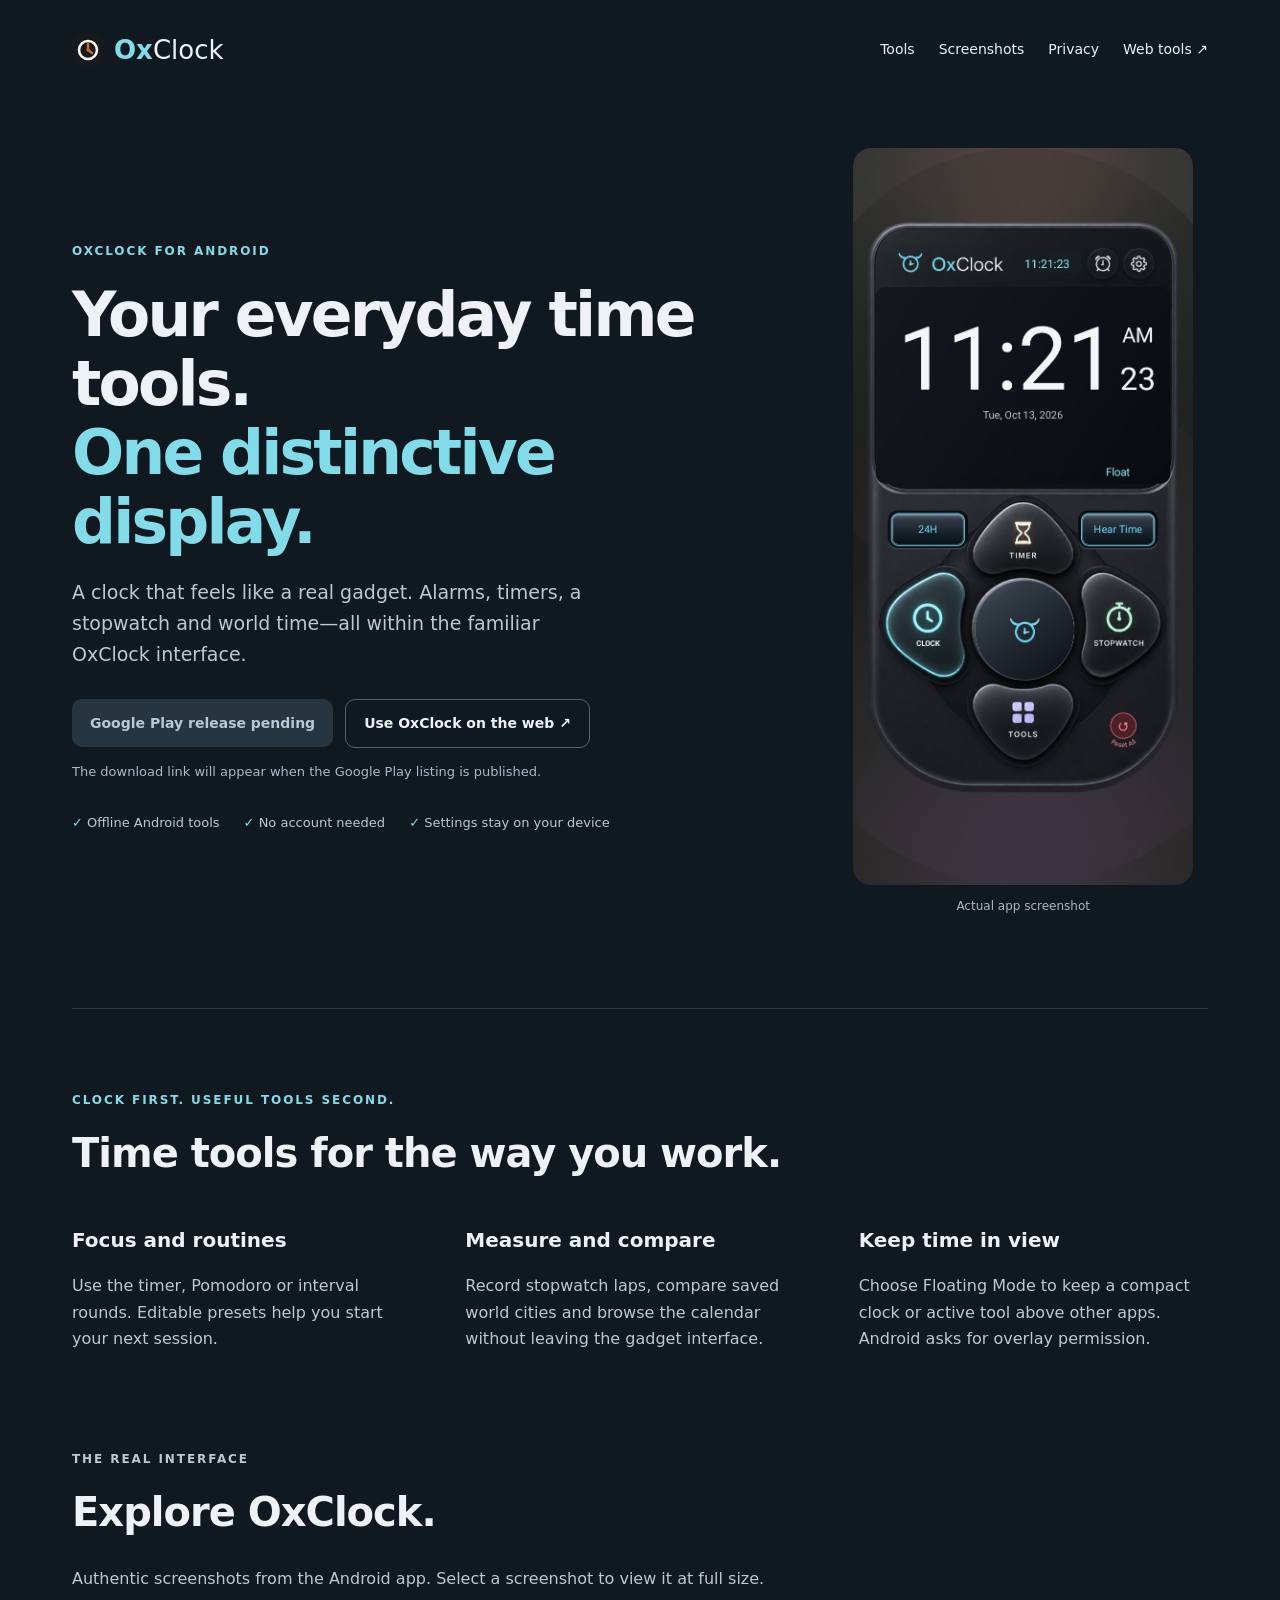
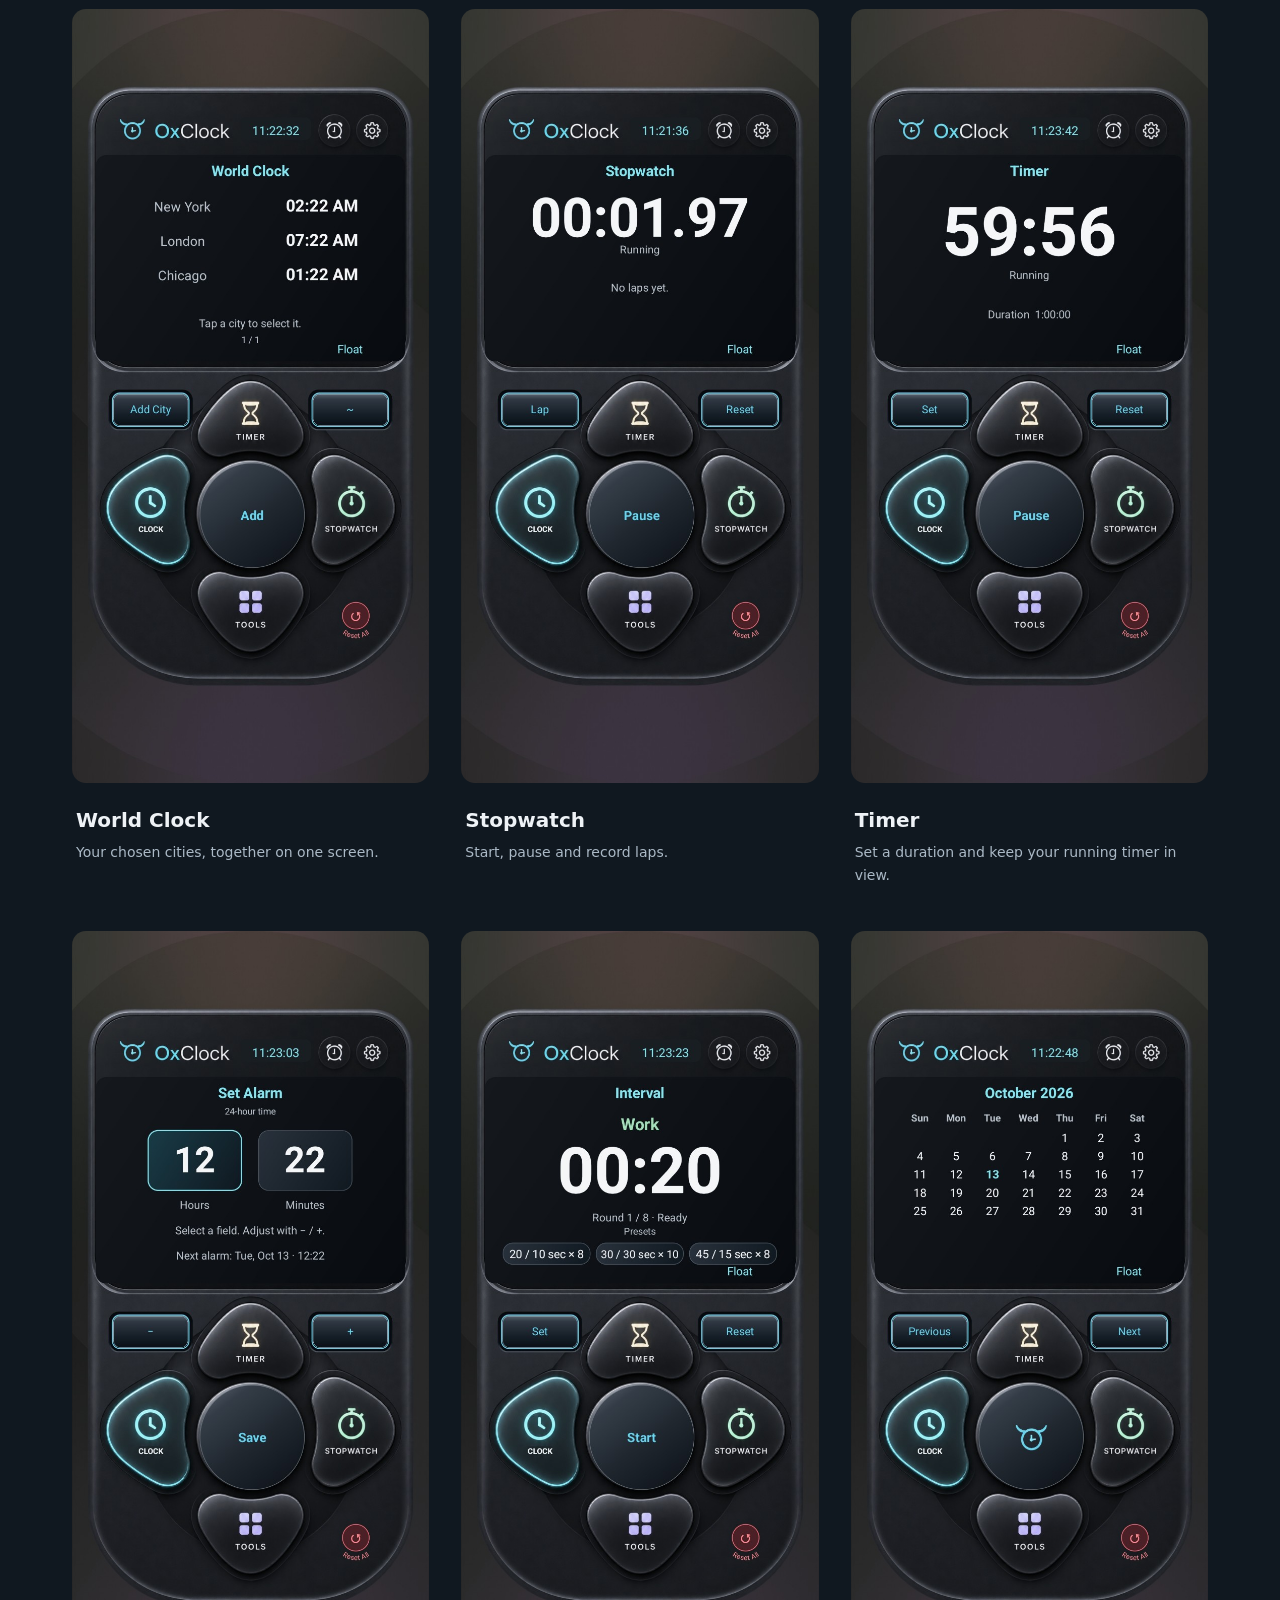
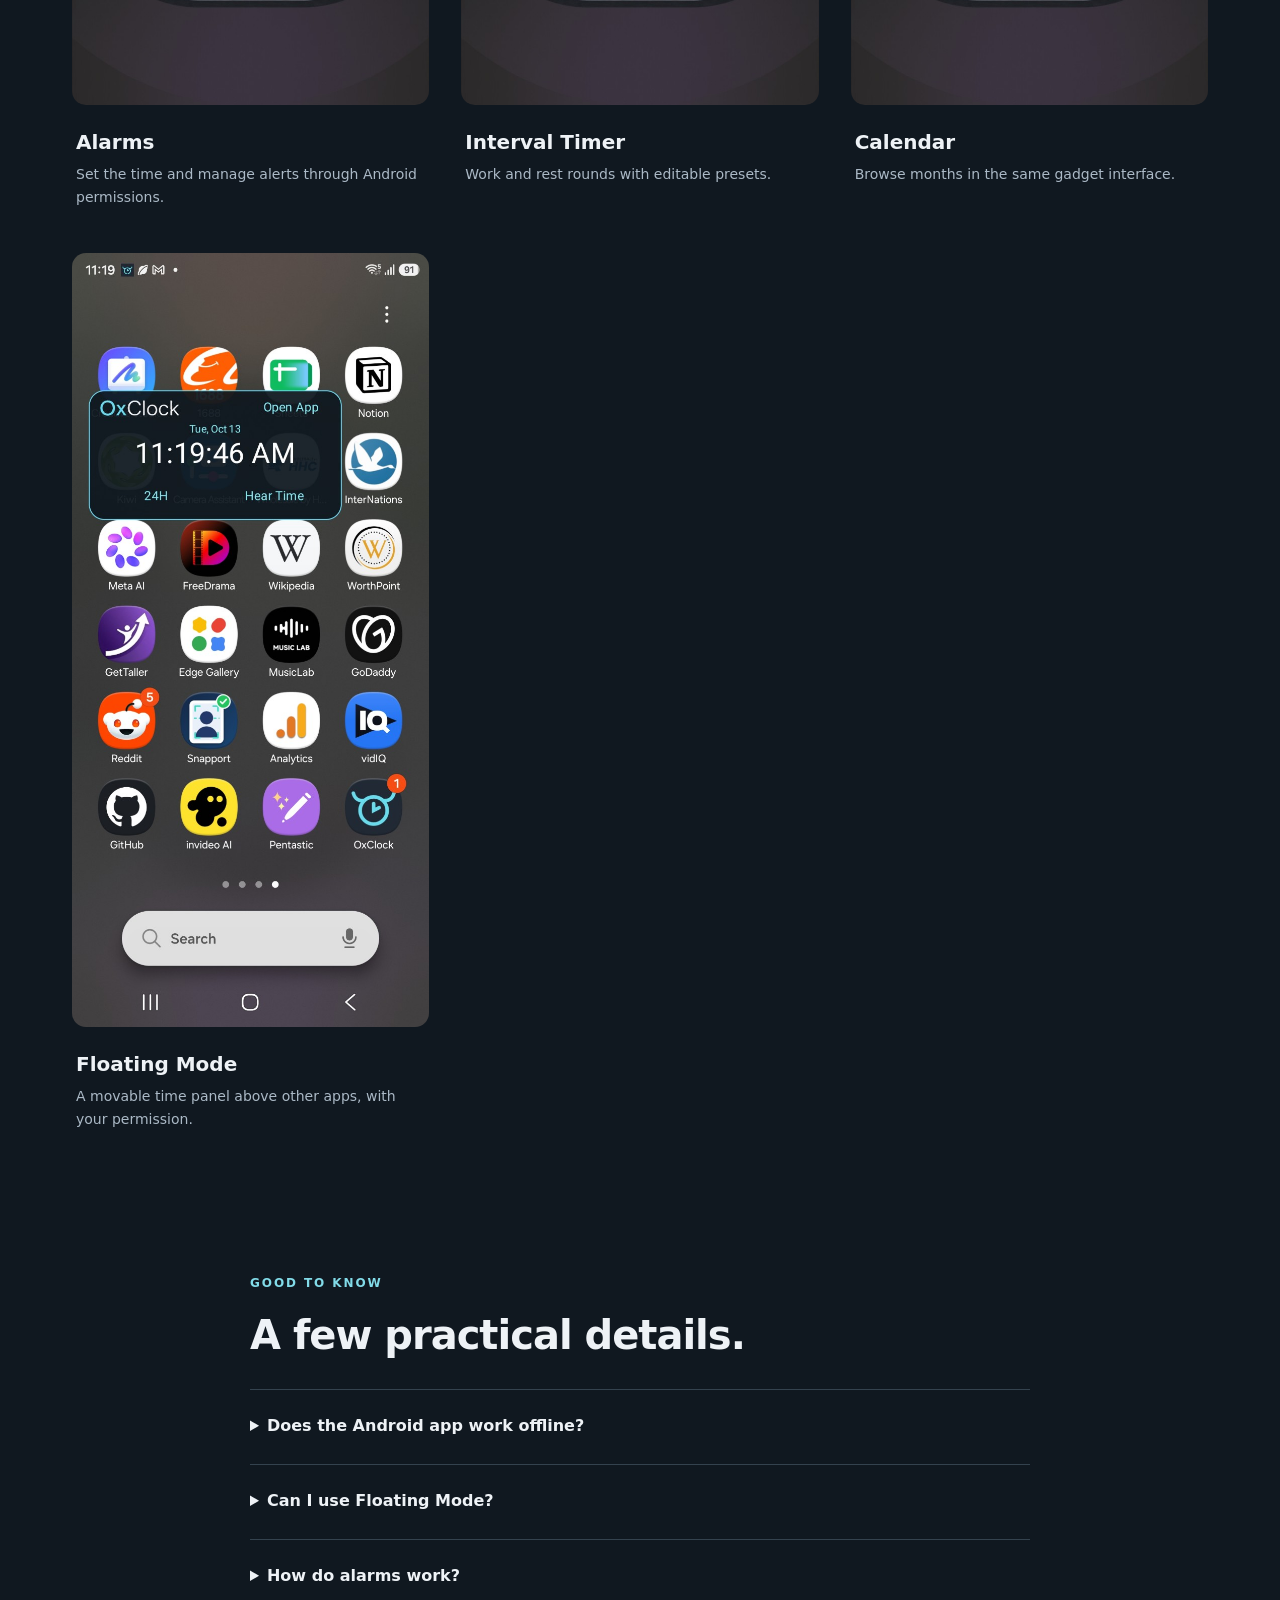
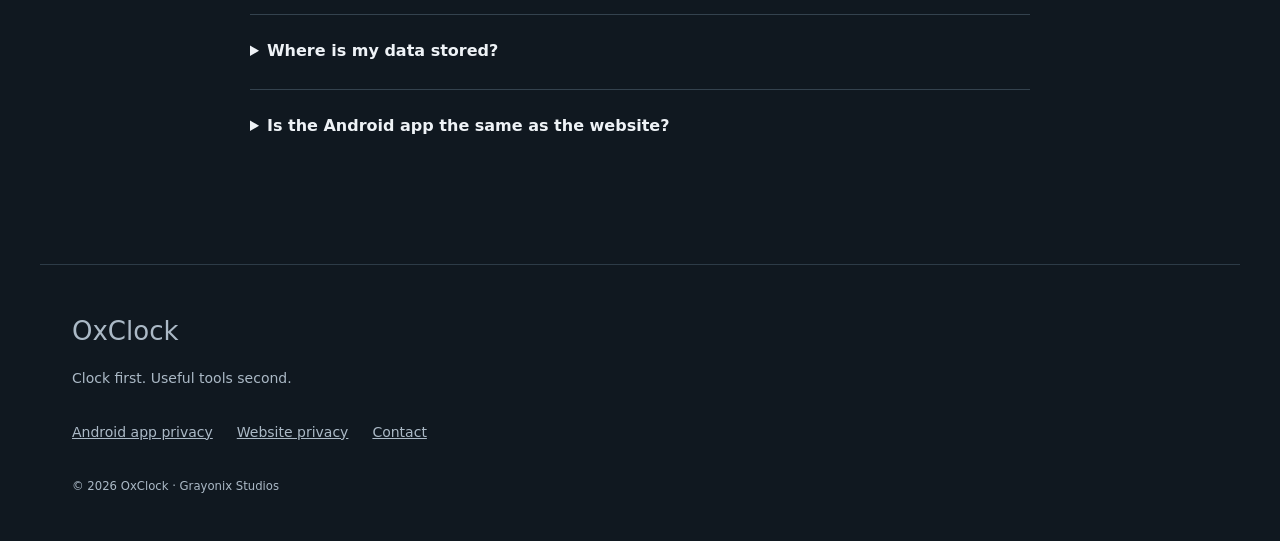
<file: index.html>
<!doctype html><html lang="en"><head><meta charset="utf-8"><meta name="viewport" content="width=device-width,initial-scale=1"><meta name="theme-color" content="#101820"><link rel="icon" href="/assets/favicon.svg"><link rel="stylesheet" href="/styles.css"><title>OxClock for Android — Clock, Alarms & Time Tools</title><meta name="description" content="Explore OxClock for Android: a distinctive gadget interface with clocks, alarms, timers, stopwatch, world time and an optional floating display."><link rel="canonical" href="https://app.oxclock.com/"><meta property="og:title" content="OxClock for Android"><meta property="og:description" content="Clock first. Useful tools second. Explore the real OxClock Android interface."><meta property="og:url" content="https://app.oxclock.com/"><meta property="og:type" content="website"><meta property="og:image" content="https://app.oxclock.com/assets/clock.jpg"><meta name="twitter:card" content="summary_large_image"><script type="application/ld+json">{"@context": "https://schema.org", "@type": "SoftwareApplication", "name": "OxClock", "operatingSystem": "Android", "applicationCategory": "UtilitiesApplication", "url": "https://app.oxclock.com/", "softwareVersion": "0.13"}</script></head><body><a class="skip" href="#main">Skip to content</a><header><a class="brand" href="/" aria-label="OxClock Android home"><img src="/assets/favicon.svg" alt="" width="32" height="32"><span><b>Ox</b>Clock</span></a><nav aria-label="Main navigation"><a href="/#tools">Tools</a><a href="/#screenshots">Screenshots</a><a href="/privacy/">Privacy</a><a href="https://oxclock.com">Web tools ↗</a></nav></header><main id="main"><section class="hero"><div><p class="eyebrow">OXCLOCK FOR ANDROID</p><h1>Your everyday time tools.<br><em>One distinctive display.</em></h1><p class="lead">A clock that feels like a real gadget. Alarms, timers, a stopwatch and world time—all within the familiar OxClock interface.</p><div class="actions"><span class="availability" role="status" data-play-pending>Google Play release pending</span><a class="button secondary" href="https://oxclock.com">Use OxClock on the web ↗</a></div><p class="small">The download link will appear when the Google Play listing is published.</p><ul class="facts"><li>Offline Android tools</li><li>No account needed</li><li>Settings stay on your device</li></ul></div><figure class="hero-image"><img src="/assets/clock.jpg" alt="Authentic OxClock Android clock screen with the graphite gadget body and cyan controls" width="709" height="1536" fetchpriority="high"><figcaption>Actual app screenshot</figcaption></figure></section><section id="tools" class="intro"><p class="eyebrow">CLOCK FIRST. USEFUL TOOLS SECOND.</p><h2>Time tools for the way you work.</h2><div class="features"><article><h3>Focus and routines</h3><p>Use the timer, Pomodoro or interval rounds. Editable presets help you start your next session.</p></article><article><h3>Measure and compare</h3><p>Record stopwatch laps, compare saved world cities and browse the calendar without leaving the gadget interface.</p></article><article><h3>Keep time in view</h3><p>Choose Floating Mode to keep a compact clock or active tool above other apps. Android asks for overlay permission.</p></article></div></section><section id="screenshots"><div class="section-heading"><p class="eyebrow">THE REAL INTERFACE</p><h2>Explore OxClock.</h2><p>Authentic screenshots from the Android app. Select a screenshot to view it at full size.</p></div><div class="gallery"><figure><a href="/assets/world-clock.jpg" target="_blank" rel="noopener" aria-label="View full World Clock screenshot"><img src="/assets/world-clock.jpg" alt="Authentic OxClock Android World Clock screen" width="709" height="1536" loading="lazy"></a><figcaption><h3>World Clock</h3><p>Your chosen cities, together on one screen.</p></figcaption></figure><figure><a href="/assets/stopwatch.jpg" target="_blank" rel="noopener" aria-label="View full Stopwatch screenshot"><img src="/assets/stopwatch.jpg" alt="Authentic OxClock Android Stopwatch screen" width="709" height="1536" loading="lazy"></a><figcaption><h3>Stopwatch</h3><p>Start, pause and record laps.</p></figcaption></figure><figure><a href="/assets/timer.jpg" target="_blank" rel="noopener" aria-label="View full Timer screenshot"><img src="/assets/timer.jpg" alt="Authentic OxClock Android Timer screen" width="709" height="1536" loading="lazy"></a><figcaption><h3>Timer</h3><p>Set a duration and keep your running timer in view.</p></figcaption></figure><figure><a href="/assets/alarm.jpg" target="_blank" rel="noopener" aria-label="View full Alarms screenshot"><img src="/assets/alarm.jpg" alt="Authentic OxClock Android Alarms screen" width="709" height="1536" loading="lazy"></a><figcaption><h3>Alarms</h3><p>Set the time and manage alerts through Android permissions.</p></figcaption></figure><figure><a href="/assets/interval.jpg" target="_blank" rel="noopener" aria-label="View full Interval Timer screenshot"><img src="/assets/interval.jpg" alt="Authentic OxClock Android Interval Timer screen" width="709" height="1536" loading="lazy"></a><figcaption><h3>Interval Timer</h3><p>Work and rest rounds with editable presets.</p></figcaption></figure><figure><a href="/assets/calendar.jpg" target="_blank" rel="noopener" aria-label="View full Calendar screenshot"><img src="/assets/calendar.jpg" alt="Authentic OxClock Android Calendar screen" width="709" height="1536" loading="lazy"></a><figcaption><h3>Calendar</h3><p>Browse months in the same gadget interface.</p></figcaption></figure><figure><a href="/assets/floating.jpg" target="_blank" rel="noopener" aria-label="View full Floating Mode screenshot"><img src="/assets/floating.jpg" alt="Authentic OxClock Android Floating Mode screen" width="709" height="1536" loading="lazy"></a><figcaption><h3>Floating Mode</h3><p>A movable time panel above other apps, with your permission.</p></figcaption></figure></div></section><section class="faq"><p class="eyebrow">GOOD TO KNOW</p><h2>A few practical details.</h2><details><summary>Does the Android app work offline?</summary><p>The current Android 0.13 release uses local tools and bundled speech audio. Opening a website or the Google Play listing uses your external browser.</p></details><details><summary>Can I use Floating Mode?</summary><p>Floating Mode is optional and requires Android’s “Display over other apps” permission. Drag the panel, close it or expand back to the app.</p></details><details><summary>How do alarms work?</summary><p>Android permissions allow notifications, scheduled alerts and supported full-screen alerts. Power saving, force-stop settings and device policies can affect delivery. Check alarm permissions and test an alert on your device.</p></details><details><summary>Where is my data stored?</summary><p>Tool state, chosen cities and preferences are stored on your device. The current Android release has no account system or analytics SDK. See the <a href="/privacy/">Android Privacy Policy</a>.</p></details><details><summary>Is the Android app the same as the website?</summary><p>They are separate products. The Android app includes native alerts and an optional floating panel; the website provides browser-based tools with browser permissions and limitations.</p></details></section></main><footer><a class="brand" href="/">OxClock</a><p>Clock first. Useful tools second.</p><div><a href="/privacy/">Android app privacy</a><a href="https://oxclock.com/privacy">Website privacy</a><a href="mailto:mirza.khi.pk@gmail.com">Contact</a></div><small>© 2026 OxClock · Grayonix Studios</small></footer><script src="/config.js"></script><script src="/play-link.js"></script></body></html>
</file>
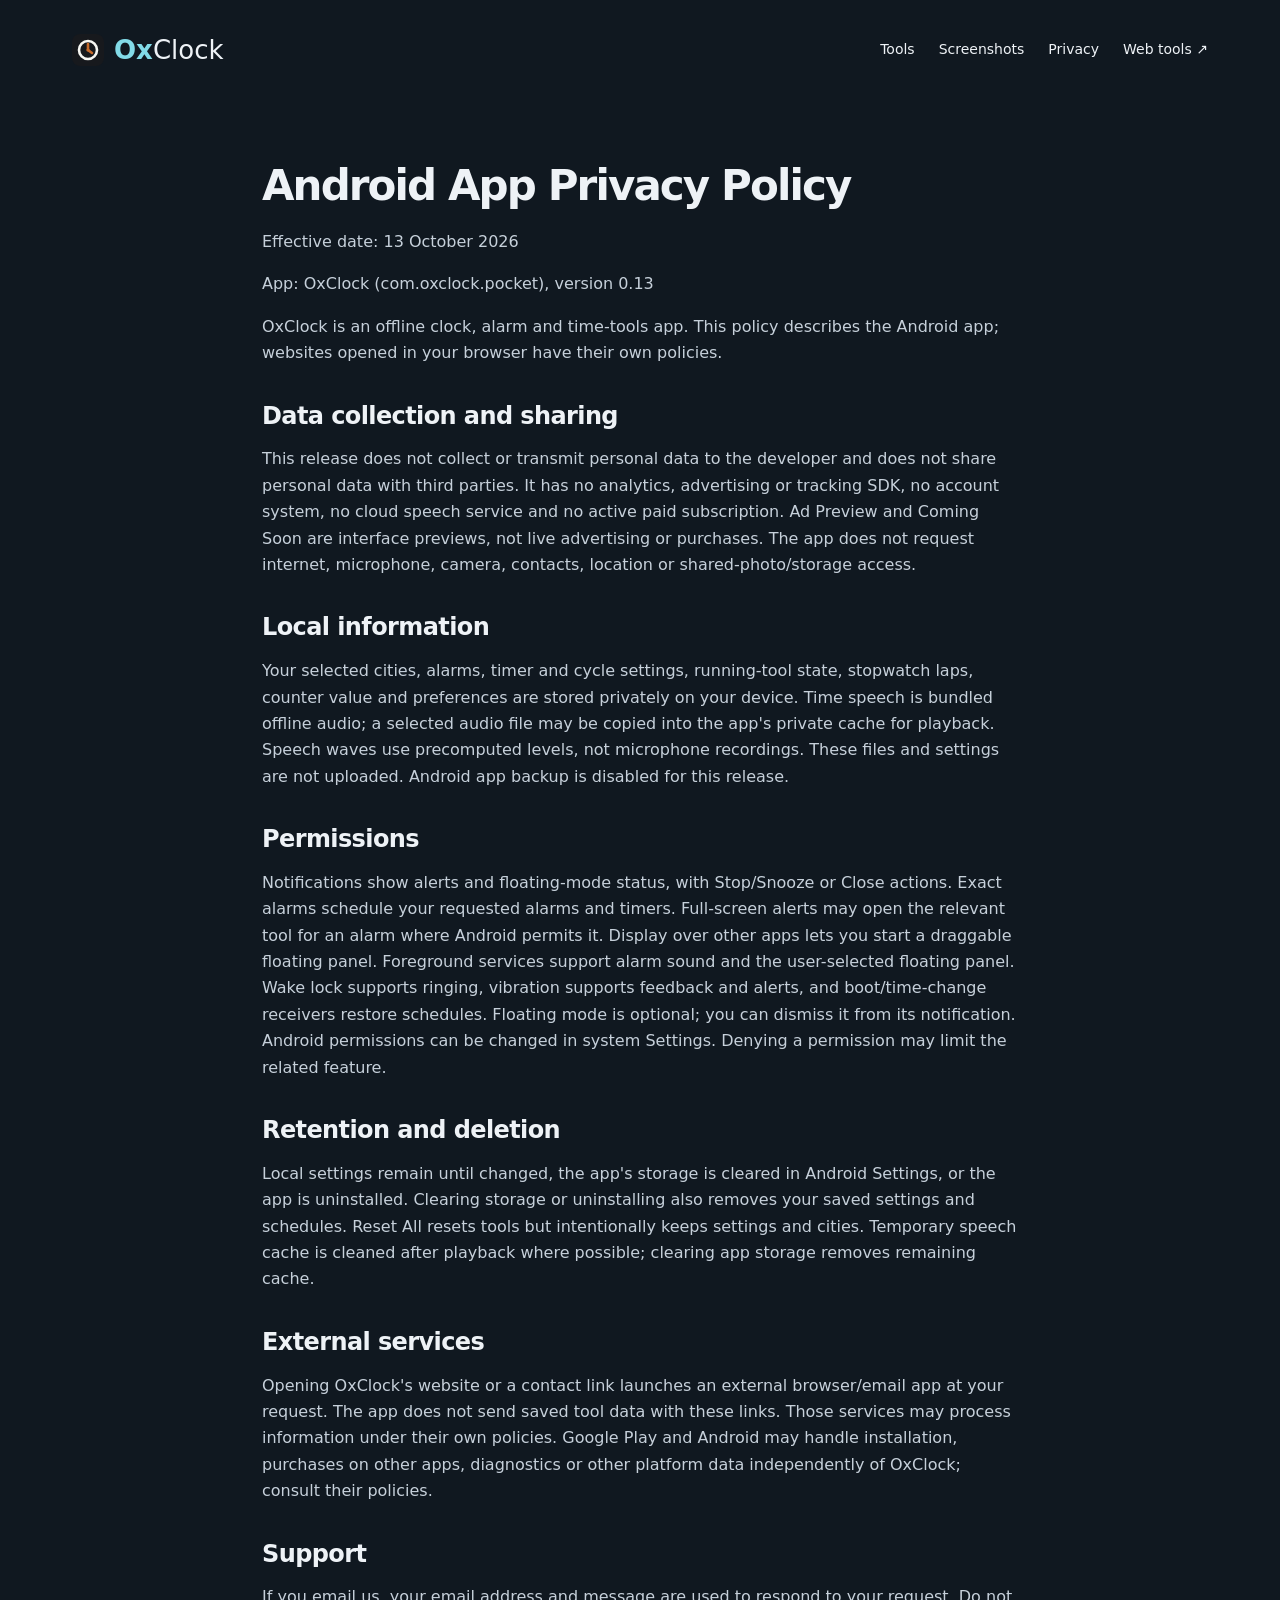
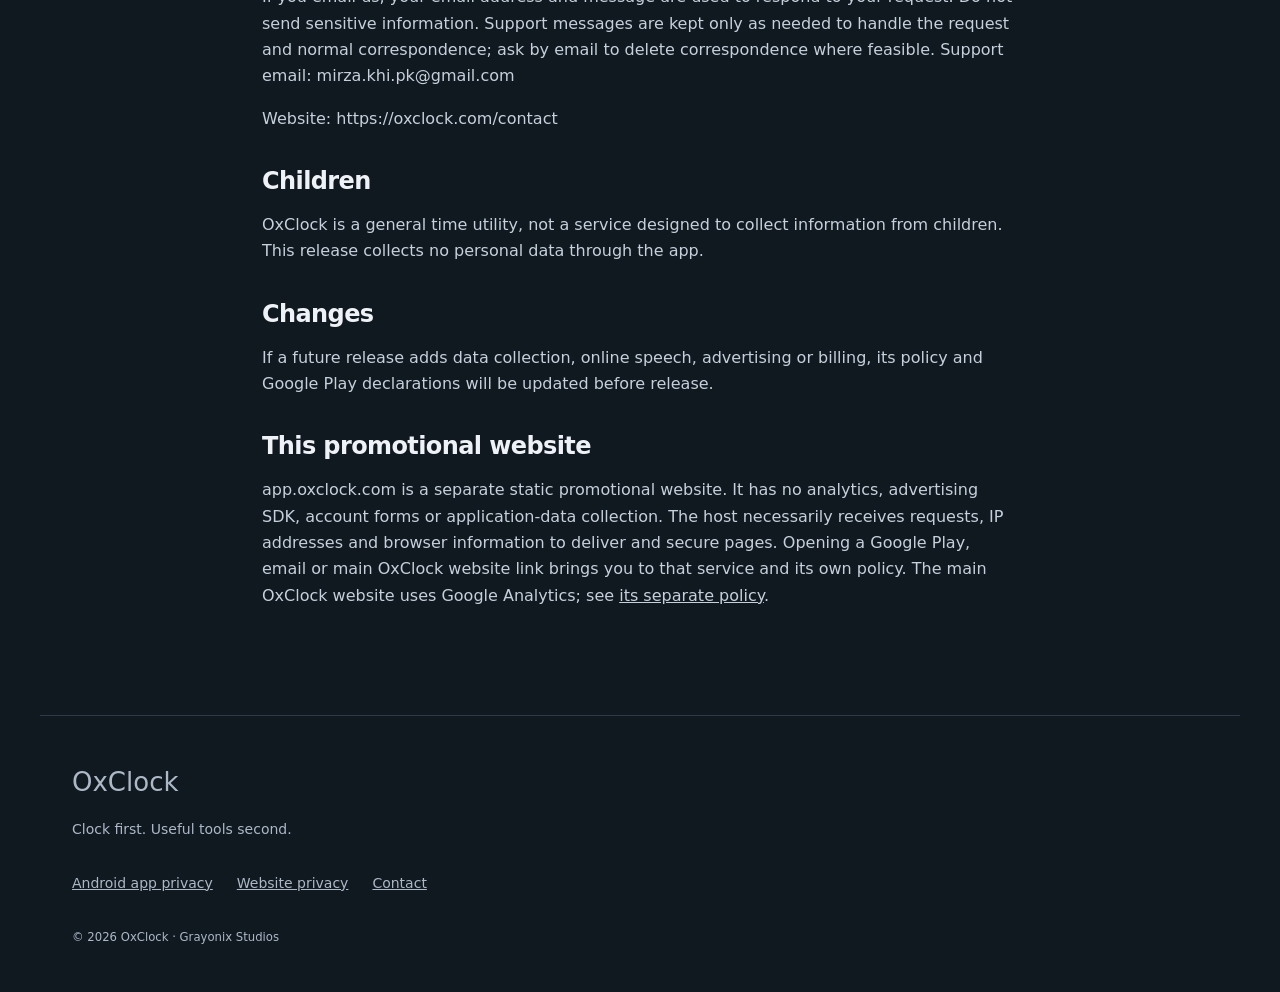
<file: privacy/index.html>
<!doctype html><html lang="en"><head><meta charset="utf-8"><meta name="viewport" content="width=device-width,initial-scale=1"><meta name="theme-color" content="#101820"><link rel="icon" href="/assets/favicon.svg"><link rel="stylesheet" href="/styles.css"><title>Android App Privacy Policy · OxClock</title><meta name="description" content="OxClock Android 0.13 privacy: local data, optional permissions, retention, external services and support."><link rel="canonical" href="https://app.oxclock.com/privacy/"></head><body><a class="skip" href="#main">Skip to content</a><header><a class="brand" href="/" aria-label="OxClock Android home"><img src="/assets/favicon.svg" alt="" width="32" height="32"><span><b>Ox</b>Clock</span></a><nav aria-label="Main navigation"><a href="/#tools">Tools</a><a href="/#screenshots">Screenshots</a><a href="/privacy/">Privacy</a><a href="https://oxclock.com">Web tools ↗</a></nav></header><main id="main" class="policy"><h1>Android App Privacy Policy</h1><p>Effective date: 13 October 2026</p><p>App: OxClock (com.oxclock.pocket), version 0.13</p><p>OxClock is an offline clock, alarm and time-tools app. This policy describes the Android app; websites opened in your browser have their own policies.</p><h2>Data collection and sharing</h2><p>This release does not collect or transmit personal data to the developer and does not share personal data with third parties. It has no analytics, advertising or tracking SDK, no account system, no cloud speech service and no active paid subscription. Ad Preview and Coming Soon are interface previews, not live advertising or purchases. The app does not request internet, microphone, camera, contacts, location or shared-photo/storage access.</p><h2>Local information</h2><p>Your selected cities, alarms, timer and cycle settings, running-tool state, stopwatch laps, counter value and preferences are stored privately on your device. Time speech is bundled offline audio; a selected audio file may be copied into the app&#x27;s private cache for playback. Speech waves use precomputed levels, not microphone recordings. These files and settings are not uploaded. Android app backup is disabled for this release.</p><h2>Permissions</h2><p>Notifications show alerts and floating-mode status, with Stop/Snooze or Close actions. Exact alarms schedule your requested alarms and timers. Full-screen alerts may open the relevant tool for an alarm where Android permits it. Display over other apps lets you start a draggable floating panel. Foreground services support alarm sound and the user-selected floating panel. Wake lock supports ringing, vibration supports feedback and alerts, and boot/time-change receivers restore schedules. Floating mode is optional; you can dismiss it from its notification. Android permissions can be changed in system Settings. Denying a permission may limit the related feature.</p><h2>Retention and deletion</h2><p>Local settings remain until changed, the app&#x27;s storage is cleared in Android Settings, or the app is uninstalled. Clearing storage or uninstalling also removes your saved settings and schedules. Reset All resets tools but intentionally keeps settings and cities. Temporary speech cache is cleaned after playback where possible; clearing app storage removes remaining cache.</p><h2>External services</h2><p>Opening OxClock&#x27;s website or a contact link launches an external browser/email app at your request. The app does not send saved tool data with these links. Those services may process information under their own policies. Google Play and Android may handle installation, purchases on other apps, diagnostics or other platform data independently of OxClock; consult their policies.</p><h2>Support</h2><p>If you email us, your email address and message are used to respond to your request. Do not send sensitive information. Support messages are kept only as needed to handle the request and normal correspondence; ask by email to delete correspondence where feasible. Support email: mirza.khi.pk@gmail.com</p><p>Website: https://oxclock.com/contact</p><h2>Children</h2><p>OxClock is a general time utility, not a service designed to collect information from children. This release collects no personal data through the app.</p><h2>Changes</h2><p>If a future release adds data collection, online speech, advertising or billing, its policy and Google Play declarations will be updated before release.</p><h2>This promotional website</h2><p>app.oxclock.com is a separate static promotional website. It has no analytics, advertising SDK, account forms or application-data collection. The host necessarily receives requests, IP addresses and browser information to deliver and secure pages. Opening a Google Play, email or main OxClock website link brings you to that service and its own policy. The main OxClock website uses Google Analytics; see <a href="https://oxclock.com/privacy">its separate policy</a>.</p></main><footer><a class="brand" href="/">OxClock</a><p>Clock first. Useful tools second.</p><div><a href="/privacy/">Android app privacy</a><a href="https://oxclock.com/privacy">Website privacy</a><a href="mailto:mirza.khi.pk@gmail.com">Contact</a></div><small>© 2026 OxClock · Grayonix Studios</small></footer></body></html>
</file>
<file: styles.css>
*{box-sizing:border-box}html{scroll-behavior:smooth}body{margin:0;background:#101820;color:#eef2f6;font:16px/1.65 system-ui,-apple-system,Segoe UI,sans-serif}a{color:inherit}button,a,summary{touch-action:manipulation}a:focus-visible,summary:focus-visible{outline:3px solid #82dbe8;outline-offset:5px}.skip{position:absolute;top:-90px;left:20px;padding:12px;background:#fff;color:#101820;z-index:5}.skip:focus{top:12px}header{max-width:1200px;margin:auto;display:flex;justify-content:space-between;align-items:center;padding:28px 32px;gap:20px}nav{display:flex;gap:24px;flex-wrap:wrap}nav a{text-decoration:none;font-size:14px;min-height:44px;display:flex;align-items:center}.brand{display:flex;align-items:center;gap:10px;font-size:26px;line-height:1;text-decoration:none;font-weight:500}.brand b{color:#82dbe8;font-weight:600}main{max-width:1200px;margin:auto;padding:0 32px}.hero{display:grid;grid-template-columns:1.3fr .7fr;align-items:center;gap:80px;padding:48px 0 80px}.eyebrow{color:#82dbe8;font-size:12px;font-weight:750;letter-spacing:.16em}h1{font-size:clamp(36px,4.8vw,64px);letter-spacing:-.045em;line-height:1.12;font-weight:650;margin:20px 0}h1 em{color:#82dbe8;font-style:normal}.lead{font-size:19px;max-width:530px;color:#bdc8d3}.actions{display:flex;align-items:center;gap:12px;flex-wrap:wrap;margin:28px 0 12px}.button,.availability{border-radius:10px;padding:12px 18px;font-weight:650;font-size:14px;text-decoration:none;min-height:48px;display:inline-flex;align-items:center}.button{background:#82dbe8;color:#101820}.secondary{border:1px solid #526473;background:transparent;color:#eef2f6}.availability{background:#263540;color:#b7c9d7}.small{font-size:13px;color:#abb9c6}.facts{padding:0;list-style:none;display:flex;flex-wrap:wrap;gap:12px 24px;font-size:13px;color:#bdc8d3;margin-top:30px}.facts li::before{content:'✓ ';color:#82dbe8}figure{margin:0}.hero-image{width:100%;max-width:340px;justify-self:center}.hero-image img{width:100%;height:auto;display:block;border-radius:18px}figcaption{color:#abb9c6}.hero-image figcaption{text-align:center;font-size:12px;padding:12px}.intro{padding:70px 0;border-top:1px solid #2d3b47}h2{font-size:clamp(27px,3.6vw,40px);line-height:1.2;letter-spacing:-.025em;margin:18px 0 30px}.features{display:grid;grid-template-columns:repeat(3,1fr);gap:44px}h3{font-size:20px;line-height:1.3;color:#eef2f6;font-weight:650}.features p,.section-heading p{color:#bdc8d3}.gallery{display:grid;grid-template-columns:repeat(3,minmax(0,1fr));gap:44px 32px;padding-bottom:80px}.gallery img{width:100%;height:auto;display:block;border-radius:14px}.gallery figcaption{padding:4px 4px 0;font-size:14px}.gallery h3{margin-bottom:8px}.gallery p{margin:0}.faq{max-width:780px;margin:0 auto;padding:50px 0 100px}details{border-top:1px solid #34424e;padding:15px 0}summary{cursor:pointer;min-height:44px;padding:8px 0;font-weight:650}details p{color:#bdc8d3}footer{border-top:1px solid #2d3b47;padding:44px 32px;max-width:1200px;margin:auto;color:#abb9c6;font-size:14px}footer div{display:flex;gap:24px;flex-wrap:wrap;margin:20px 0}footer a{min-height:44px;display:inline-flex;align-items:center}.policy{max-width:820px;padding:42px 32px 90px}.policy h1{font-size:42px}.policy h2{font-size:24px;margin:35px 0 12px}.policy p{color:#c6d0da;overflow-wrap:anywhere}@media(max-width:760px){header{padding:20px;align-items:flex-start;flex-direction:column;gap:12px}nav{gap:18px}main{padding:0 20px}.hero{grid-template-columns:1fr;gap:32px;padding:30px 0 50px}.hero-image{max-width:300px}.features{grid-template-columns:1fr;gap:12px}.intro{padding:42px 0}.gallery{grid-template-columns:repeat(2,minmax(0,1fr));gap:30px 18px}.gallery h3{font-size:18px}footer{padding:32px 20px}.policy{padding:30px 20px 60px}.policy h1{font-size:34px}}@media(max-width:400px){.gallery{grid-template-columns:1fr;max-width:300px;margin:auto}}@media(prefers-reduced-motion:reduce){html{scroll-behavior:auto}}
</file>
